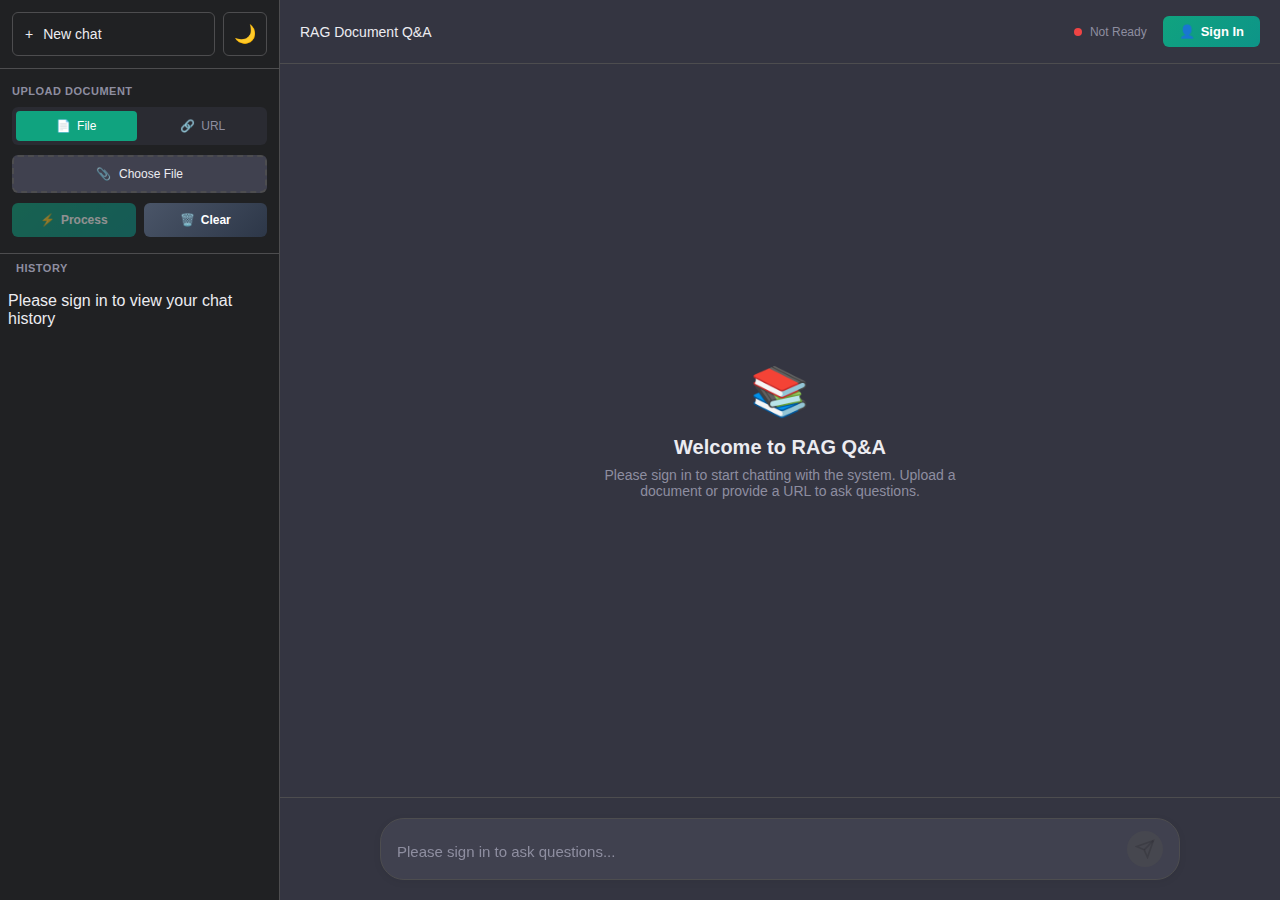
<file: index.html>
<!DOCTYPE html>
<html lang="en">
<head>
    <meta charset="UTF-8">
    <meta name="viewport" content="width=device-width, initial-scale=1.0">
    <title>RAG Document Q&A</title>
    <link rel="stylesheet" href="index.css">
</head>
<body>
    <div class="container">
        <!-- Sidebar -->
        <div class="sidebar">
            <div class="sidebar-header">
                <button class="new-chat-btn" onclick="createNewChat()">
                    <span>+</span>
                    <span>New chat</span>
                </button>
                <button class="theme-toggle" onclick="toggleTheme()" title="Toggle theme">
                    🌙
                </button>
            </div>

            <!-- Upload Section -->
            <div class="upload-section">
                <div class="section-title">Upload Document</div>
                
                <div class="input-method-tabs">
                    <button class="input-tab active" data-method="file" onclick="switchInputMethod('file')">
                        <span>📄</span>
                        <span>File</span>
                    </button>
                    <button class="input-tab" data-method="url" onclick="switchInputMethod('url')">
                        <span>🔗</span>
                        <span>URL</span>
                    </button>
                </div>

                <div class="input-content active" id="fileContent">
                    <div class="file-input-wrapper">
                        <input type="file" id="fileInput" accept=".docx,.txt,.pdf">
                        <label for="fileInput" class="file-label" id="fileLabel">
                            <span>📎</span>
                            <span>Choose File</span>
                        </label>
                    </div>
                </div>

                <div class="input-content" id="urlContent">
                    <input type="text" class="url-input" id="urlInput" placeholder="Enter document URL...">
                </div>

                <div class="action-buttons">
                    <button class="btn-modern btn-process" id="processBtn">
                        <span>⚡</span>
                        <span>Process</span>
                    </button>
                    <button class="btn-modern btn-clear" id="resetBtn">
                        <span>🗑️</span>
                        <span>Clear</span>
                    </button>
                </div>
            </div>

            <!-- Chat History -->
            <div class="chat-history-section">
                <div style="padding: 0 8px 8px 8px;">
                    <div class="section-title">History</div>
                </div>
                <div id="chatHistory">
                    <div class="no-sessions">Please sign in to view your chat history</div>
                </div>
            </div>
        </div>

        <!-- Main Chat Area -->
        <div class="main-area">
            <div class="chat-header">
                <div class="chat-title">RAG Document Q&A</div>
                <div class="header-right">
                    <div class="status-indicator">
                        <span class="status-dot" id="statusDot"></span>
                        <span id="systemStatus">Not Ready</span>
                    </div>
                    <div id="authSection">
                        <button class="signin-btn" onclick="openAuthModal()">
                            <span>👤</span>
                            <span>Sign In</span>
                        </button>
                    </div>
                </div>
            </div>

            <div class="messages" id="messages">
                <div class="empty-state">
                    <div class="empty-state-icon">📚</div>
                    <div class="empty-state-title">Welcome to RAG Q&A</div>
                    <div class="empty-state-text">
                        Please sign in to start chatting with the system. Upload a document or provide a URL to ask questions.
                    </div>
                </div>
            </div>

            <div class="input-area-container">
                <div class="input-wrapper">
                    <div class="input-area">
                        <textarea 
                            class="query-input" 
                            id="queryInput" 
                            placeholder="Please sign in to ask questions..." 
                            rows="1"
                            disabled
                        ></textarea>
                        <button class="send-btn" id="sendBtn" disabled>
                            <svg width="20" height="20" viewBox="0 0 24 24" fill="none" stroke="currentColor" stroke-width="2">
                                <line x1="22" y1="2" x2="11" y2="13"></line>
                                <polygon points="22 2 15 22 11 13 2 9 22 2"></polygon>
                            </svg>
                        </button>
                    </div>
                </div>
            </div>
        </div>
    </div>

    <!-- Auth Modal -->
    <div class="auth-modal" id="authModal">
        <div class="auth-modal-content">
            <!-- Background Particles -->
            <div class="modal-particles">
                <div class="particle"></div>
                <div class="particle"></div>
                <div class="particle"></div>
            </div>
            
            <div class="auth-modal-header">
                <button class="auth-modal-close" onclick="closeAuthModal()">×</button>
                <div class="auth-logo">📚</div>
                <h1 class="auth-title">Welcome to RAG Q&A</h1>
                <p class="auth-subtitle">Sign in or create an account to continue</p>
            </div>
            <div class="auth-modal-body">
                <!-- Form Tabs -->
                <div class="form-tabs">
                    <button class="form-tab active" data-form="signin" onclick="switchAuthForm('signin')">
                        Sign In
                    </button>
                    <button class="form-tab" data-form="signup" onclick="switchAuthForm('signup')">
                        Sign Up
                    </button>
                </div>

                <!-- Sign In Form -->
                <div class="form-content active" id="signinForm">
                    <form onsubmit="handleSignIn(event)">
                        <div class="form-group">
                            <label class="form-label">Username</label>
                            <input 
                                type="text" 
                                class="form-input" 
                                id="signinUsername"
                                placeholder="Enter your username"
                                required
                            >
                        </div>

                        <div class="form-group">
                            <label class="form-label">Password</label>
                            <div class="password-wrapper">
                                <input 
                                    type="password" 
                                    class="form-input" 
                                    id="signinPassword"
                                    placeholder="Enter your password"
                                    required
                                >
                                <button type="button" class="password-toggle" onclick="togglePassword('signinPassword')">
                                    👁️
                                </button>
                            </div>
                            <div class="error-message" id="signinError"></div>
                        </div>

                        <button type="submit" class="submit-btn" id="signinBtn">
                            <span>Sign In</span>
                        </button>
                    </form>
                </div>

                <!-- Sign Up Form -->
                <div class="form-content" id="signupForm">
                    <form onsubmit="handleSignUp(event)">
                        <div class="form-group">
                            <label class="form-label">Username</label>
                            <input 
                                type="text" 
                                class="form-input" 
                                id="signupUsername"
                                placeholder="Choose a username"
                                required
                                minlength="3"
                            >
                            <div class="error-message" id="usernameError"></div>
                        </div>

                        <div class="form-group">
                            <label class="form-label">Password</label>
                            <div class="password-wrapper">
                                <input 
                                    type="password" 
                                    class="form-input" 
                                    id="signupPassword"
                                    placeholder="Create a password"
                                    required
                                    minlength="6"
                                    oninput="checkPasswordStrength()"
                                >
                                <button type="button" class="password-toggle" onclick="togglePassword('signupPassword')">
                                    👁️
                                </button>
                            </div>
                            <div class="password-strength" id="passwordStrength">
                                <div class="strength-bar">
                                    <div class="strength-fill" id="strengthFill"></div>
                                </div>
                                <div class="strength-text" id="strengthText"></div>
                            </div>
                        </div>

                        <div class="form-group">
                            <label class="form-label">Confirm Password</label>
                            <div class="password-wrapper">
                                <input 
                                    type="password" 
                                    class="form-input" 
                                    id="confirmPassword"
                                    placeholder="Confirm your password"
                                    required
                                >
                                <button type="button" class="password-toggle" onclick="togglePassword('confirmPassword')">
                                    👁️
                                </button>
                            </div>
                            <div class="error-message" id="confirmError"></div>
                        </div>

                        <button type="submit" class="submit-btn" id="signupBtn">
                            <span>Create Account</span>
                        </button>
                    </form>
                </div>
            </div>
        </div>
    </div>

    <!-- Confirm Delete Modal -->
    <div class="confirm-modal" id="confirmDeleteModal">
        <div class="confirm-modal-content">
            <div class="confirm-modal-title">Delete Chat Session?</div>
            <div class="confirm-modal-text">
                This will permanently delete this chat session and all its messages. This action cannot be undone.
            </div>
            <div class="confirm-modal-buttons">
                <button class="confirm-btn confirm-btn-cancel" onclick="closeConfirmDelete()">
                    Cancel
                </button>
                <button class="confirm-btn confirm-btn-delete" id="confirmDeleteBtn" onclick="confirmDeleteSession()">
                    Delete
                </button>
            </div>
        </div>
    </div>

    <!-- Success Message -->
    <div class="success-message" id="successMessage">
        <span>✓</span>
        <span id="successText"></span>
    </div>

    <div class="status-message" id="statusMessage"></div>
    <div class="loading-overlay" id="loadingOverlay">
        <div class="loading-spinner"></div>
    </div>

    <script>
        const API_BASE = 'http://localhost:5000/api';
        let currentSessionId = null;
        let currentInputMethod = 'file';
        let currentUser = null;
        let currentAuthForm = 'signin';
        let sessionToDelete = null;

        // =============================
        // DELETE SESSION FUNCTIONS
        // =============================
        function showDeleteConfirm(sessionId, event) {
            event.stopPropagation();
            sessionToDelete = sessionId;
            document.getElementById('confirmDeleteModal').classList.add('show');
        }

        function closeConfirmDelete() {
            document.getElementById('confirmDeleteModal').classList.remove('show');
            sessionToDelete = null;
        }

        async function confirmDeleteSession() {
            if (!sessionToDelete || !currentUser?.token) return;

            const deleteBtn = document.getElementById('confirmDeleteBtn');
            deleteBtn.disabled = true;
            deleteBtn.textContent = 'Deleting...';

            try {
                const response = await fetch(`${API_BASE}/sessions/${sessionToDelete}`, {
                    method: 'DELETE',
                    headers: {
                        'Authorization': currentUser.token
                    }
                });

                const data = await response.json();

                if (data.status === 'success') {
                    showStatus('Session deleted successfully', 'success');
                    
                    // If deleted session was the current one, reset UI
                    if (sessionToDelete === currentSessionId) {
                        resetUI();
                        messages.innerHTML = `
                            <div class="empty-state">
                                <div class="empty-state-icon">📚</div>
                                <div class="empty-state-title">Welcome to RAG Q&A</div>
                                <div class="empty-state-text">
                                    Upload a document or provide a URL to ask questions.
                                </div>
                            </div>
                        `;
                    }
                    
                    // Reload sessions list
                    await loadSessions();
                    closeConfirmDelete();
                } else {
                    showStatus(data.message || 'Failed to delete session', 'error');
                }
            } catch (error) {
                console.error('Delete session error:', error);
                showStatus('Error deleting session', 'error');
            } finally {
                deleteBtn.disabled = false;
                deleteBtn.textContent = 'Delete';
            }
        }

        // Helper function to extract clean name from source
        function getSessionDisplayName(source) {
            if (!source) return 'Chat Session';
            
            // If it's a URL
            if (source.startsWith('http://') || source.startsWith('https://')) {
                try {
                    const url = new URL(source);
                    // Get the last part of the path or use hostname
                    let name = url.pathname.split('/').filter(Boolean).pop() || url.hostname;
                    // Remove file extensions
                    name = name.replace(/\.(pdf|docx|txt|html|htm)$/i, '');
                    // Replace hyphens and underscores with spaces
                    name = name.replace(/[-_]/g, ' ');
                    // Capitalize first letter of each word
                    name = name.split(' ').map(word => 
                        word.charAt(0).toUpperCase() + word.slice(1).toLowerCase()
                    ).join(' ');
                    return name || 'Web Document';
                } catch (e) {
                    return 'Web Document';
                }
            }
            
            // If it's a file path
            let fileName = source.split(/[\/\\]/).pop(); // Get last part after / or \
            // Remove UUID prefix if exists (format: uuid_filename)
            fileName = fileName.replace(/^[a-f0-9\-]{36}_/i, '');
            // Remove file extension
            fileName = fileName.replace(/\.(pdf|docx|txt)$/i, '');
            // Replace hyphens and underscores with spaces
            fileName = fileName.replace(/[-_]/g, ' ');
            // Capitalize first letter of each word
            fileName = fileName.split(' ').map(word => 
                word.charAt(0).toUpperCase() + word.slice(1).toLowerCase()
            ).join(' ');
            
            return fileName || 'Document';
        }

        // Close modal when clicking outside
        document.getElementById('confirmDeleteModal').addEventListener('click', function(e) {
            if (e.target === this) {
                closeConfirmDelete();
            }
        });

        // =============================
        // CHECK AUTH
        // =============================
        async function checkAuth() {
            const savedUser = localStorage.getItem("ragUser");
            if (!savedUser) {
                currentUser = null;
                updateAuthUI();
                return;
            }

            const parsedUser = JSON.parse(savedUser);
            try {
                const res = await fetch(`${API_BASE}/verify-token`, {
                    method: "POST",
                    headers: { "Content-Type": "application/json" },
                    body: JSON.stringify({ auth_token: parsedUser.token })
                });

                const data = await res.json();

                if (data.status === "success") {
                    currentUser = parsedUser;
                    await loadSessions();
                } else {
                    localStorage.removeItem("ragUser");
                    currentUser = null;
                }
            } catch (err) {
                console.error("Auth check failed:", err);
                localStorage.removeItem("ragUser");
                currentUser = null;
            }
            updateAuthUI();
        }

        // Auth Modal Functions
        function openAuthModal() {
            console.log('Opening auth modal...');
            document.getElementById('authModal').classList.add('show');
            switchAuthForm('signin');
            clearAuthErrors();
        }

        function closeAuthModal() {
            document.getElementById('authModal').classList.remove('show');
            clearAuthErrors();
            resetAuthForms();
        }

        function switchAuthForm(formType) {
            currentAuthForm = formType;

            document.querySelectorAll('.form-tab').forEach(tab => {
                tab.classList.remove('active');
            });
            document.querySelector(`[data-form="${formType}"]`).classList.add('active');

            document.querySelectorAll('.form-content').forEach(content => {
                content.classList.remove('active');
            });
            document.getElementById(`${formType}Form`).classList.add('active');

            clearAuthErrors();
        }

        function togglePassword(inputId) {
            const input = document.getElementById(inputId);
            const btn = input.parentElement.querySelector('.password-toggle');
            
            if (input.type === 'password') {
                input.type = 'text';
                btn.textContent = '👁️';
            } else {
                input.type = 'password';
                btn.textContent = '🙈';
            }
        }

        function checkPasswordStrength() {
            const password = document.getElementById('signupPassword').value;
            const strengthDiv = document.getElementById('passwordStrength');
            const strengthFill = document.getElementById('strengthFill');
            const strengthText = document.getElementById('strengthText');

            if (password.length === 0) {
                strengthDiv.classList.remove('show');
                return;
            }

            strengthDiv.classList.add('show');

            let strength = 0;
            if (password.length >= 6) strength++;
            if (password.length >= 10) strength++;
            if (/[a-z]/.test(password) && /[A-Z]/.test(password)) strength++;
            if (/[0-9]/.test(password)) strength++;
            if (/[^a-zA-Z0-9]/.test(password)) strength++;

            strengthFill.className = 'strength-fill';
            
            if (strength <= 2) {
                strengthFill.classList.add('weak');
                strengthText.textContent = 'Weak password';
            } else if (strength <= 3) {
                strengthFill.classList.add('medium');
                strengthText.textContent = 'Medium password';
            } else {
                strengthFill.classList.add('strong');
                strengthText.textContent = 'Strong password';
            }
        }

        function clearAuthErrors() {
            document.querySelectorAll('.error-message').forEach(el => {
                el.classList.remove('show');
                el.textContent = '';
            });
        }

        function showAuthError(elementId, message) {
            const errorEl = document.getElementById(elementId);
            errorEl.textContent = message;
            errorEl.classList.add('show');
        }

        function resetAuthForms() {
            document.getElementById('signinUsername').value = '';
            document.getElementById('signinPassword').value = '';
            document.getElementById('signupUsername').value = '';
            document.getElementById('signupPassword').value = '';
            document.getElementById('confirmPassword').value = '';
            document.getElementById('passwordStrength').classList.remove('show');
        }

        // Handle Sign In
        async function handleSignIn(event) {
            event.preventDefault();
            clearAuthErrors();

            const username = document.getElementById('signinUsername').value.trim();
            const password = document.getElementById('signinPassword').value;
            const btn = document.getElementById('signinBtn');

            if (!username || !password) {
                showAuthError('signinError', 'Please fill in all fields');
                return;
            }

            btn.disabled = true;
            btn.innerHTML = '<span class="spinner"></span>';

            try {
                const response = await fetch(`${API_BASE}/signin`, {
                    method: 'POST',
                    headers: { 'Content-Type': 'application/json' },
                    body: JSON.stringify({ username, password })
                });

                const data = await response.json();

                if (data.status === 'success') {
                    const user = { 
                        username: data.user.username,
                        token: data.user.token 
                    };
                    localStorage.setItem('ragUser', JSON.stringify(user));
                    currentUser = user;
                    
                    updateAuthUI();
                    closeAuthModal();
                    showStatus('Signed in successfully!', 'success');
                    await loadSessions();
                } else {
                    showAuthError('signinError', data.message || 'Sign in failed');
                }
            } catch (error) {
                showAuthError('signinError', 'Network error. Please try again.');
                console.error('Sign in error:', error);
            } finally {
                btn.disabled = false;
                btn.innerHTML = '<span>Sign In</span>';
            }
        }

        // Handle Sign Up
        async function handleSignUp(event) {
            event.preventDefault();
            clearAuthErrors();

            const username = document.getElementById('signupUsername').value.trim();
            const password = document.getElementById('signupPassword').value;
            const confirmPassword = document.getElementById('confirmPassword').value;
            const btn = document.getElementById('signupBtn');

            if (username.length < 3) {
                showAuthError('usernameError', 'Username must be at least 3 characters long.');
                return;
            }

            if (password.length < 6) {
                showAuthError('confirmError', 'Password must be at least 6 characters long.');
                return;
            }

            if (password !== confirmPassword) {
                showAuthError('confirmError', 'Passwords do not match.');
                return;
            }

            btn.disabled = true;
            btn.innerHTML = '<span class="spinner"></span>';

            try {
                const response = await fetch(`${API_BASE}/signup`, {
                    method: 'POST',
                    headers: { 'Content-Type': 'application/json' },
                    body: JSON.stringify({ username, password })
                });

                const data = await response.json();

                if (data.status === 'success') {
                    const user = { 
                        username: data.user.username,
                        token: data.user.token 
                    };
                    localStorage.setItem('ragUser', JSON.stringify(user));
                    currentUser = user;
                    
                    updateAuthUI();
                    closeAuthModal();
                    showStatus('Account created successfully!', 'success');
                    await loadSessions();
                } else {
                    showAuthError('usernameError', data.message || 'Sign up failed');
                }
            } catch (error) {
                showAuthError('usernameError', 'Network error. Please try again.');
                console.error('Sign up error:', error);
            } finally {
                btn.disabled = false;
                btn.innerHTML = '<span>Create Account</span>';
            }
        }

        document.getElementById('authModal').addEventListener('click', function(e) {
            if (e.target === this) {
                closeAuthModal();
            }
        });

        document.addEventListener('keydown', function(e) {
            if (e.key === 'Escape') {
                if (document.getElementById('authModal').classList.contains('show')) {
                    closeAuthModal();
                }
                if (document.getElementById('confirmDeleteModal').classList.contains('show')) {
                    closeConfirmDelete();
                }
            }
        });

        function updateAuthUI() {
            const authSection = document.getElementById('authSection');
            const queryInput = document.getElementById('queryInput');
            const processBtn = document.getElementById('processBtn');

            if (currentUser) {
                authSection.innerHTML = `
                    <div class="user-info">
                        <div class="user-avatar">👤</div>
                        <span>${currentUser.username}</span>
                        <button class="logout-btn" onclick="logout()">Logout</button>
                    </div>
                `;
                queryInput.placeholder = "Ask a question about your document...";
                processBtn.disabled = false;
            } else {
                authSection.innerHTML = `
                    <button class="signin-btn" onclick="openAuthModal()">
                        <span>👤</span>
                        <span>Sign In</span>
                    </button>
                `;
                queryInput.placeholder = "Please sign in to ask questions...";
                processBtn.disabled = true;
                
                document.getElementById('chatHistory').innerHTML = '<div class="no-sessions">Please sign in to view your chat history</div>';
                resetUI();
            }
        }

        async function logout() {
            try {
                if (currentUser && currentUser.token) {
                    await fetch(`${API_BASE}/logout`, {
                        method: 'POST',
                        headers: { 'Content-Type': 'application/json' },
                        body: JSON.stringify({ auth_token: currentUser.token })
                    });
                }
            } catch (error) {
                console.error('Logout error:', error);
            } finally {
                localStorage.removeItem('ragUser');
                currentUser = null;
                updateAuthUI();
                showStatus('Logged out successfully', 'success');
                
                resetUI();
                
                messages.innerHTML = `
                    <div class="empty-state">
                        <div class="empty-state-icon">📚</div>
                        <div class="empty-state-title">Welcome to RAG Q&A</div>
                        <div class="empty-state-text">
                            Please sign in to start chatting with the system. Upload a document or provide a URL to ask questions.
                        </div>
                    </div>
                `;
            }
        }

        window.addEventListener('storage', (e) => {
            if (e.key === 'ragUser') {
                checkAuth();
            }
        });

        // =============================
        // CHAT HISTORY & SESSIONS
        // =============================
        async function loadSessions() {
            if (!currentUser?.token) {
                document.getElementById('chatHistory').innerHTML = '<div class="no-sessions">Please sign in to view your chat history</div>';
                return;
            }

            try {
                const res = await fetch(`${API_BASE}/sessions`, {
                    headers: { Authorization: currentUser.token },
                });
                const data = await res.json();
                
                if (data.status === "success" && Array.isArray(data.sessions)) {
                    renderSessions(data.sessions);
                } else {
                    document.getElementById('chatHistory').innerHTML = '<div class="no-sessions">No chat sessions yet</div>';
                }
            } catch (error) {
                console.error("Failed to load sessions:", error);
                document.getElementById('chatHistory').innerHTML = '<div class="no-sessions">Error loading sessions</div>';
            }
        }

        function renderSessions(sessions) {
            const chatHistory = document.getElementById('chatHistory');
            
            if (sessions.length === 0) {
                chatHistory.innerHTML = '<div class="no-sessions">No chat sessions yet</div>';
                return;
            }

            chatHistory.innerHTML = sessions.map((session, index) => {
                const displayName = getSessionDisplayName(session.document_source);
                const isActive = session.session_id === currentSessionId;
                
                return `
                    <div class="session-item ${isActive ? 'active' : ''}" 
                         onclick="loadSessionHistory('${session.session_id}')">
                        <div class="session-icon">${isActive ? '💬' : '📄'}</div>
                        <div class="session-info">
                            <div class="session-name">${displayName}</div>
                            <div class="session-date">${new Date(session.created_at).toLocaleDateString('en-US', { month: 'short', day: 'numeric', year: 'numeric' })}</div>
                        </div>
                        <button class="delete-session-btn" onclick="showDeleteConfirm('${session.session_id}', event)" title="Delete session">
                            🗑️
                        </button>
                    </div>
                    ${index < sessions.length - 1 ? '<div class="session-divider"></div>' : ''}
                `;
            }).join('');
        }

        async function loadSessionHistory(sessionId) {
            if (!currentUser?.token) {
                showStatus("Please sign in to load session", "error");
                return;
            }

            // Add loading state to clicked session
            const clickedSession = document.querySelector(`[onclick="loadSessionHistory('${sessionId}')"]`);
            if (clickedSession) {
                clickedSession.classList.add('loading');
            }

            try {
                showLoading();
                
                const res = await fetch(`${API_BASE}/sessions/${sessionId}`, {
                    headers: { Authorization: currentUser.token },
                });
                const data = await res.json();
                
                if (data.status === "success") {
                    currentSessionId = sessionId;
                    
                    // Update active session in sidebar with smooth transition
                    document.querySelectorAll('.session-item').forEach(item => {
                        item.classList.remove('active', 'loading');
                    });
                    if (clickedSession) {
                        clickedSession.classList.add('active');
                    }
                    
                    // Clear and reload messages with fade effect
                    const messagesDiv = document.getElementById('messages');
                    messagesDiv.style.opacity = '0';
                    
                    setTimeout(() => {
                        messagesDiv.innerHTML = '';
                        
                        if (Array.isArray(data.history) && data.history.length > 0) {
                            data.history.forEach((msg, index) => {
                                setTimeout(() => {
                                    addMessage(msg.message_type, msg.content);
                                }, index * 50); // Stagger message appearance
                            });
                        } else {
                            messagesDiv.innerHTML = `
                                <div class="empty-state">
                                    <div class="empty-state-icon">💬</div>
                                    <div class="empty-state-title">Chat Session</div>
                                    <div class="empty-state-text">
                                        Start a conversation by asking questions about your document.
                                    </div>
                                </div>
                            `;
                        }
                        
                        messagesDiv.style.opacity = '1';
                    }, 200);
                    
                    // Enable query input
                    systemStatus.textContent = 'Ready';
                    statusDot.classList.add('ready');
                    queryInput.disabled = false;
                    sendBtn.disabled = false;
                    queryInput.placeholder = "Ask a question about your document...";
                    
                    showStatus('Session loaded successfully', 'success');
                }
            } catch (error) {
                console.error("Failed to load session history:", error);
                showStatus('Failed to load session', 'error');
                if (clickedSession) {
                    clickedSession.classList.remove('loading');
                }
            } finally {
                hideLoading();
            }
        }

        function switchInputMethod(method) {
            currentInputMethod = method;
            document.querySelectorAll('.input-tab').forEach(tab => {
                tab.classList.remove('active');
            });
            document.querySelector(`[data-method="${method}"]`).classList.add('active');
            
            document.querySelectorAll('.input-content').forEach(content => {
                content.classList.remove('active');
            });
            document.getElementById(`${method}Content`).classList.add('active');
            
            if (method === 'file') {
                document.getElementById('urlInput').value = '';
            } else {
                document.getElementById('fileInput').value = '';
                document.getElementById('fileLabel').innerHTML = '<span>📎</span><span>Choose File</span>';
                document.getElementById('fileLabel').classList.remove('active');
            }
        }

        function toggleTheme() {
            const html = document.documentElement;
            const themeToggle = document.querySelector('.theme-toggle');
            const currentTheme = html.getAttribute('data-theme');
            
            if (currentTheme === 'light') {
                html.setAttribute('data-theme', 'dark');
                themeToggle.textContent = '🌙';
                localStorage.setItem('theme', 'dark');
            } else {
                html.setAttribute('data-theme', 'light');
                themeToggle.textContent = '☀️';
                localStorage.setItem('theme', 'light');
            }
        }

        function loadTheme() {
            const savedTheme = localStorage.getItem('theme') || 'dark';
            const themeToggle = document.querySelector('.theme-toggle');
            
            if (savedTheme === 'light') {
                document.documentElement.setAttribute('data-theme', 'light');
                themeToggle.textContent = '☀️';
            } else {
                document.documentElement.setAttribute('data-theme', 'dark');
                themeToggle.textContent = '🌙';
            }
        }

        function showLoading() {
            document.getElementById('loadingOverlay').classList.add('show');
        }

        function hideLoading() {
            document.getElementById('loadingOverlay').classList.remove('show');
        }

        function showStatus(message, type) {
            const statusMessage = document.getElementById('statusMessage');
            statusMessage.textContent = message;
            statusMessage.className = `status-message show ${type}`;
            
            setTimeout(() => {
                statusMessage.classList.remove('show');
            }, 4000);
        }

        function resetUI() {
            fileInput.value = '';
            urlInput.value = '';
            fileLabel.innerHTML = '<span>📎</span><span>Choose File</span>';
            fileLabel.classList.remove('active');
            systemStatus.textContent = 'Not Ready';
            statusDot.classList.remove('ready');
            queryInput.disabled = true;
            sendBtn.disabled = true;
            queryInput.placeholder = "Please sign in to ask questions...";
            currentSessionId = null;
            
            document.querySelectorAll('.session-item').forEach(item => {
                item.classList.remove('active');
            });
        }

        // New function for creating a fresh chat
        function createNewChat() {
            if (!currentUser) {
                showStatus("Please sign in first!", "error");
                return;
            }

            // Smooth transition effect
            const messagesDiv = document.getElementById('messages');
            messagesDiv.style.opacity = '0';
            
            setTimeout(() => {
                resetUI();
                
                // Clear messages and show welcome screen
                messagesDiv.innerHTML = `
                    <div class="empty-state">
                        <div class="empty-state-icon">📚</div>
                        <div class="empty-state-title">Start a New Conversation</div>
                        <div class="empty-state-text">
                            Upload a document or provide a URL to begin asking questions.
                        </div>
                    </div>
                `;
                
                messagesDiv.style.opacity = '1';
                
                // Update placeholder
                queryInput.placeholder = "Upload a document to start chatting...";
                
                showStatus('Ready for new conversation', 'success');
            }, 200);
        }

        window.addEventListener('load', () => {
            console.log('Page loaded, initializing...');
            loadTheme();
            checkAuth();
        });

        const fileInput = document.getElementById('fileInput');
        const fileLabel = document.getElementById('fileLabel');
        const urlInput = document.getElementById('urlInput');
        const processBtn = document.getElementById('processBtn');
        const resetBtn = document.getElementById('resetBtn');
        const queryInput = document.getElementById('queryInput');
        const sendBtn = document.getElementById('sendBtn');
        const messages = document.getElementById('messages');
        const systemStatus = document.getElementById('systemStatus');
        const statusDot = document.getElementById('statusDot');
        const chatHistory = document.getElementById('chatHistory');
        const loadingOverlay = document.getElementById('loadingOverlay');
        const statusMessage = document.getElementById('statusMessage');

        fileInput.addEventListener('change', (e) => {
            if (e.target.files.length > 0) {
                const fileName = e.target.files[0].name;
                fileLabel.innerHTML = `<span>✓</span><span>${fileName.length > 15 ? fileName.substring(0, 15) + '...' : fileName}</span>`;
                fileLabel.classList.add('active');
            }
        });

        queryInput.addEventListener('input', function() {
            this.style.height = 'auto';
            this.style.height = Math.min(this.scrollHeight, 200) + 'px';
        });

        async function initializeSystem() {
            if (!currentUser?.token) {
                showStatus("Please sign in first!", "error");
                return;
            }

            try {
                const response = await fetch(`${API_BASE}/initialize`, {
                    method: 'POST',
                    headers: {
                        'Content-Type': 'application/json',
                        'Authorization': currentUser.token
                    }
                });
                
                const data = await response.json();
                
                if (data.status === 'success') {
                    systemStatus.textContent = 'Ready';
                    statusDot.classList.add('ready');
                    queryInput.disabled = false;
                    sendBtn.disabled = false;
                    
                    if (messages.children.length === 0) {
                        addMessage('bot', 'System ready! You can now ask questions about your document.');
                    }
                    showStatus(data.message, 'success');
                } else {
                    showStatus(data.message, 'error');
                }
            } catch (error) {
                showStatus(`Initialization error: ${error.message}`, 'error');
            }
        }

        processBtn.addEventListener("click", async () => {
            const file = fileInput.files[0];
            const url = urlInput.value.trim();

            if (!currentUser?.token) {
                showStatus("Please sign in first!", "error");
                return;
            }

            if (currentInputMethod === "file" && !file) {
                showStatus("Please select a file", "error");
                return;
            }

            if (currentInputMethod === "url" && !url) {
                showStatus("Please enter a URL", "error");
                return;
            }

            processBtn.disabled = true;
            processBtn.innerHTML = "<span>⏳</span><span>Processing...</span>";
            showStatus('Processing document...', 'info');
            showLoading();

            try {
                let response;
                if (currentInputMethod === "file") {
                    const formData = new FormData();
                    formData.append("file", file);
                    response = await fetch(`${API_BASE}/process-file`, {
                        method: "POST",
                        headers: { Authorization: currentUser.token },
                        body: formData,
                    });
                } else {
                    response = await fetch(`${API_BASE}/process-url`, {
                        method: "POST",
                        headers: {
                            "Content-Type": "application/json",
                            Authorization: currentUser.token,
                        },
                        body: JSON.stringify({ url }),
                    });
                }

                const data = await response.json();
                if (data.status === "success") {
                    showStatus(data.message, "success");
                    currentSessionId = data.session_id;
                    
                    await initializeSystem();
                    await loadSessions();
                } else {
                    showStatus(data.message, "error");
                }
            } catch (error) {
                showStatus("Error: " + error.message, "error");
            } finally {
                hideLoading();
                processBtn.disabled = false;
                processBtn.innerHTML = "<span>⚡</span><span>Process</span>";
            }
        });

        resetBtn.addEventListener('click', async () => {
            if (!confirm('Clear all data?')) return;

            try {
                showLoading();
                const response = await fetch(`${API_BASE}/reset`, {
                    method: 'POST',
                    headers: {
                        'Content-Type': 'application/json',
                        'Authorization': currentUser?.token || ''
                    }
                });
                
                const data = await response.json();
                
                if (data.status === 'success') {
                    resetUI();
                    showStatus(data.message, 'success');
                    await loadSessions();
                }
            } catch (error) {
                showStatus(`Error: ${error.message}`, 'error');
            } finally {
                hideLoading();
            }
        });

        sendBtn.addEventListener('click', sendQuery);
        queryInput.addEventListener('keypress', (e) => {
            if (e.key === 'Enter' && !e.shiftKey && !sendBtn.disabled) {
                e.preventDefault();
                sendQuery();
            }
        });

        async function sendQuery() {
            const query = queryInput.value.trim();
            if (!query || !currentUser?.token) {
                showStatus("Please sign in first!", "error");
                return;
            }

            if (!currentSessionId) {
                showStatus("Please process a document first!", "error");
                return;
            }

            addMessage('user', query);
            queryInput.value = '';
            queryInput.style.height = 'auto';
            sendBtn.disabled = true;
            queryInput.disabled = true;

            const loadingDiv = document.createElement('div');
            loadingDiv.className = 'message bot';
            loadingDiv.innerHTML = `
                <div class="message-avatar">🤖</div>
                <div class="loading">
                    <div class="loading-dot"></div>
                    <div class="loading-dot"></div>
                    <div class="loading-dot"></div>
                </div>
            `;
            messages.appendChild(loadingDiv);
            messages.scrollTop = messages.scrollHeight;

            try {
                const response = await fetch(`${API_BASE}/query`, {
                    method: "POST",
                    headers: {
                        "Content-Type": "application/json",
                        Authorization: currentUser.token,
                    },
                    body: JSON.stringify({ 
                        question: query, 
                        session_id: currentSessionId 
                    }),
                });

                const data = await response.json();
                loadingDiv.remove();

                if (data.status === "success") {
                    addMessage("bot", data.answer);
                    if (data.session_id && data.session_id !== currentSessionId) {
                        currentSessionId = data.session_id;
                    }
                } else {
                    addMessage("bot", `Error: ${data.message}`);
                }
            } catch (err) {
                loadingDiv.remove();
                addMessage("bot", "Error: " + err.message);
            } finally {
                sendBtn.disabled = false;
                queryInput.disabled = false;
                queryInput.focus();
            }
        }

        function addMessage(type, content) {
            const messageDiv = document.createElement('div');
            messageDiv.className = `message ${type}`;
            
            const avatar = type === 'user' ? '👤' : '🤖';
            
            let formattedContent = content
                .replace(/^[\*\-] (.+)$/gm, '<li>$1</li>')
                .replace(/\*\*(.+?)\*\*/g, '<strong>$1</strong>')
                .replace(/\n/g, '<br>');
            
            if (formattedContent.includes('<li>')) {
                let parts = formattedContent.split('<br>');
                let result = [];
                let inList = false;
                
                for (let part of parts) {
                    if (part.includes('<li>')) {
                        if (!inList) {
                            result.push('<ul>');
                            inList = true;
                        }
                        result.push(part);
                    } else {
                        if (inList) {
                            result.push('</ul>');
                            inList = false;
                        }
                        if (part.trim()) {
                            result.push(part);
                        }
                    }
                }
                
                if (inList) {
                    result.push('</ul>');
                }
                
                formattedContent = result.join('');
            }
            
            messageDiv.innerHTML = `
                <div class="message-avatar">${avatar}</div>
                <div class="message-bubble">
                    <div class="message-content">${formattedContent}</div>
                </div>
            `;
            
            messages.appendChild(messageDiv);
            messages.scrollTop = messages.scrollHeight;
        }

        function showSuccessMessage(message) {
            const successMessage = document.getElementById('successMessage');
            const successText = document.getElementById('successText');
            
            successText.textContent = message;
            successMessage.classList.add('show');
            
            setTimeout(() => {
                successMessage.classList.remove('show');
            }, 3000);
        }
    </script>
</body>
</html>
</file>
<file: index.css>
* {
            margin: 0;
            padding: 0;
            box-sizing: border-box;
        }

        :root {
            --bg-primary: #343541;
            --bg-secondary: #202123;
            --bg-tertiary: #40414f;
            --bg-quaternary: #2a2b32;
            --border-color: #4d4d4f;
            --text-primary: #ececf1;
            --text-secondary: #8e8ea0;
            --accent-color: #10a37f;
            --accent-hover: #0d8c6d;
            --danger-color: #d1495b;
            --danger-hover: #b83d4d;
            --avatar-user: #5436da;
            --chunk-bg: #2d3748;
            --user-msg-bg: #5436da;
            --bot-msg-bg: #40414f;
        }

        [data-theme="light"] {
            --bg-primary: #ffffff;
            --bg-secondary: #f7f7f8;
            --bg-tertiary: #ffffff;
            --bg-quaternary: #ececf1;
            --border-color: #d9d9e3;
            --text-primary: #202123;
            --text-secondary: #6e6e80;
            --accent-color: #10a37f;
            --accent-hover: #0d8c6d;
            --danger-color: #d1495b;
            --danger-hover: #b83d4d;
            --avatar-user: #7c3aed;
            --chunk-bg: #f7f7f8;
            --user-msg-bg: #7c3aed;
            --bot-msg-bg: #f0f0f0;
        }

        body {
            font-family: -apple-system, BlinkMacSystemFont, 'Segoe UI', 'Roboto', 'Helvetica', 'Arial', sans-serif;
            background: var(--bg-primary);
            color: var(--text-primary);
            height: 100vh;
            overflow: hidden;
            transition: background-color 0.3s ease, color 0.3s ease;
            position: relative;
        }

        /* Animated Background */
        body::before {
            content: '';
            position: fixed;
            top: 0;
            left: 0;
            width: 100%;
            height: 100%;
            z-index: 0;
            pointer-events: none;
            opacity: 0.4;
            background: linear-gradient(45deg, 
                rgba(16, 163, 127, 0.1) 0%, 
                rgba(59, 130, 246, 0.1) 50%, 
                rgba(139, 92, 246, 0.1) 100%);
            background-size: 400% 400%;
            animation: gradientShift 15s ease infinite;
        }

        [data-theme="light"] body::before {
            opacity: 0.3;
            background: linear-gradient(45deg, 
                rgba(16, 163, 127, 0.08) 0%, 
                rgba(59, 130, 246, 0.08) 50%, 
                rgba(168, 85, 247, 0.08) 100%);
            background-size: 400% 400%;
            animation: gradientShift 18s ease infinite;
        }

        @keyframes gradientShift {
            0% { background-position: 0% 50%; }
            50% { background-position: 100% 50%; }
            100% { background-position: 0% 50%; }
        }

        .container {
            display: flex;
            height: 100vh;
            position: relative;
            z-index: 1;
        }

        /* Sidebar */
        .sidebar {
            width: 280px;
            background: var(--bg-secondary);
            display: flex;
            flex-direction: column;
            border-right: 1px solid var(--border-color);
            transition: background-color 0.3s ease;
        }

        .sidebar-header {
            padding: 12px;
            border-bottom: 1px solid var(--border-color);
            display: flex;
            gap: 8px;
        }

        .new-chat-btn {
            flex: 1;
            padding: 12px;
            background: transparent;
            border: 1px solid var(--border-color);
            color: var(--text-primary);
            border-radius: 6px;
            cursor: pointer;
            font-size: 14px;
            display: flex;
            align-items: center;
            gap: 10px;
            transition: all 0.2s;
        }

        .new-chat-btn:hover {
            background: var(--bg-quaternary);
        }

        .theme-toggle {
            width: 44px;
            height: 44px;
            background: transparent;
            border: 1px solid var(--border-color);
            color: var(--text-primary);
            border-radius: 6px;
            cursor: pointer;
            font-size: 18px;
            display: flex;
            align-items: center;
            justify-content: center;
            transition: all 0.3s ease;
        }

        .theme-toggle:hover {
            background: var(--bg-quaternary);
            transform: rotate(15deg);
        }

        /* Upload Section */
        .upload-section {
            padding: 16px 12px;
            border-bottom: 1px solid var(--border-color);
        }

        .section-title {
            font-size: 11px;
            font-weight: 600;
            color: var(--text-secondary);
            margin-bottom: 10px;
            text-transform: uppercase;
            letter-spacing: 0.5px;
        }

        .input-method-tabs {
            display: flex;
            gap: 6px;
            margin-bottom: 10px;
            background: var(--bg-quaternary);
            border-radius: 6px;
            padding: 4px;
        }

        .input-tab {
            flex: 1;
            padding: 8px 12px;
            background: transparent;
            border: none;
            color: var(--text-secondary);
            border-radius: 4px;
            cursor: pointer;
            font-size: 12px;
            font-weight: 500;
            transition: all 0.2s;
            display: flex;
            align-items: center;
            justify-content: center;
            gap: 6px;
        }

        .input-tab:hover {
            color: var(--text-primary);
        }

        .input-tab.active {
            background: var(--accent-color);
            color: white;
        }

        .input-content {
            display: none;
            margin-bottom: 10px;
        }

        .input-content.active {
            display: block;
            animation: fadeIn 0.3s;
        }

        .file-input-wrapper input[type="file"] {
            display: none;
        }

        .file-label {
            display: flex;
            align-items: center;
            justify-content: center;
            gap: 8px;
            padding: 10px 12px;
            background: var(--bg-tertiary);
            border: 2px dashed var(--border-color);
            border-radius: 6px;
            text-align: center;
            cursor: pointer;
            font-size: 12px;
            transition: all 0.2s;
            color: var(--text-primary);
        }

        .file-label:hover {
            border-color: var(--accent-color);
            background: var(--bg-quaternary);
        }

        .file-label.active {
            background: var(--accent-color);
            border-color: var(--accent-color);
            border-style: solid;
            color: white;
        }

        .url-input {
            width: 100%;
            padding: 10px 12px;
            background: var(--bg-tertiary);
            border: 1px solid var(--border-color);
            border-radius: 6px;
            font-size: 12px;
            color: var(--text-primary);
            transition: all 0.2s;
        }

        .url-input:focus {
            outline: none;
            border-color: var(--accent-color);
        }

        .url-input::placeholder {
            color: var(--text-secondary);
        }

        .action-buttons {
            display: flex;
            gap: 8px;
        }

        .btn-modern {
            flex: 1;
            padding: 10px;
            border: none;
            border-radius: 6px;
            font-size: 12px;
            font-weight: 600;
            cursor: pointer;
            transition: all 0.2s;
            display: flex;
            align-items: center;
            justify-content: center;
            gap: 6px;
            position: relative;
            overflow: hidden;
        }

        .btn-modern::before {
            content: '';
            position: absolute;
            top: 50%;
            left: 50%;
            width: 0;
            height: 0;
            border-radius: 50%;
            background: rgba(255, 255, 255, 0.2);
            transform: translate(-50%, -50%);
            transition: width 0.5s, height 0.5s;
        }

        .btn-modern:hover::before {
            width: 300px;
            height: 300px;
        }

        .btn-modern span {
            position: relative;
            z-index: 1;
        }

        .btn-process {
            background: linear-gradient(135deg, var(--accent-color), #0d9488);
            color: white;
        }

        .btn-process:hover:not(:disabled) {
            background: linear-gradient(135deg, var(--accent-hover), #0f766e);
            transform: translateY(-1px);
            box-shadow: 0 4px 12px rgba(16, 163, 127, 0.3);
        }

        .btn-clear {
            background: linear-gradient(135deg, #4a5568, #2d3748);
            color: white;
        }

        .btn-clear:hover:not(:disabled) {
            background: linear-gradient(135deg, #718096, #4a5568);
            transform: translateY(-1px);
        }

        .btn-modern:disabled {
            opacity: 0.5;
            cursor: not-allowed;
        }

        /* Chat History */
        .chat-history-section {
            flex: 1;
            overflow-y: auto;
            padding: 8px;
        }

        .chat-history-item {
            padding: 10px;
            margin-bottom: 4px;
            border-radius: 6px;
            cursor: pointer;
            transition: all 0.2s;
            font-size: 12px;
            position: relative;
            display: flex;
            justify-content: space-between;
            align-items: center;
            gap: 8px;
        }

        .chat-history-item:hover {
            background: var(--bg-quaternary);
        }

        .chat-history-item.active {
            background: var(--bg-primary);
        }

        .chat-history-content {
            flex: 1;
            min-width: 0;
        }

        .chat-history-source {
            font-weight: 500;
            margin-bottom: 4px;
            overflow: hidden;
            text-overflow: ellipsis;
            white-space: nowrap;
            color: var(--text-primary);
        }

        .chat-history-meta {
            font-size: 10px;
            color: var(--text-secondary);
        }

        .delete-btn {
            width: 24px;
            height: 24px;
            background: transparent;
            border: none;
            color: var(--text-secondary);
            border-radius: 4px;
            cursor: pointer;
            font-size: 14px;
            display: flex;
            align-items: center;
            justify-content: center;
            transition: all 0.2s;
            flex-shrink: 0;
            opacity: 0;
        }

        .chat-history-item:hover .delete-btn {
            opacity: 1;
        }

        .delete-btn:hover {
            background: var(--danger-color);
            color: white;
        }

        /* Main Chat Area */
        .main-area {
            flex: 1;
            display: flex;
            flex-direction: column;
            background: var(--bg-primary);
            transition: background-color 0.3s ease;
        }

        .chat-header {
            padding: 16px 20px;
            background: var(--bg-primary);
            border-bottom: 1px solid var(--border-color);
            display: flex;
            justify-content: space-between;
            align-items: center;
        }

        .chat-title {
            font-size: 14px;
            font-weight: 500;
        }

        .header-right {
            display: flex;
            align-items: center;
            gap: 16px;
        }

        .status-indicator {
            display: flex;
            align-items: center;
            gap: 8px;
            font-size: 12px;
            color: var(--text-secondary);
        }

        .status-dot {
            width: 8px;
            height: 8px;
            border-radius: 50%;
            background: #ef4444;
        }

        .status-dot.ready {
            background: var(--accent-color);
            animation: pulse 2s infinite;
        }

        @keyframes pulse {
            0%, 100% { opacity: 1; }
            50% { opacity: 0.5; }
        }

        /* Sign In Button */
        .signin-btn {
            padding: 8px 16px;
            background: linear-gradient(135deg, var(--accent-color), #0d9488);
            border: none;
            border-radius: 6px;
            color: white;
            font-size: 13px;
            font-weight: 600;
            cursor: pointer;
            transition: all 0.2s;
            display: flex;
            align-items: center;
            gap: 6px;
        }

        .signin-btn:hover {
            background: linear-gradient(135deg, var(--accent-hover), #0f766e);
            transform: translateY(-1px);
            box-shadow: 0 4px 12px rgba(16, 163, 127, 0.3);
        }

        .user-info {
            display: flex;
            align-items: center;
            gap: 10px;
            padding: 8px 12px;
            background: var(--bg-tertiary);
            border-radius: 6px;
            font-size: 13px;
        }

        .user-avatar {
            width: 28px;
            height: 28px;
            border-radius: 50%;
            background: var(--avatar-user);
            display: flex;
            align-items: center;
            justify-content: center;
            font-size: 14px;
        }

        .logout-btn {
            padding: 6px 10px;
            background: transparent;
            border: 1px solid var(--border-color);
            border-radius: 4px;
            color: var(--text-primary);
            font-size: 11px;
            cursor: pointer;
            transition: all 0.2s;
        }

        .logout-btn:hover {
            background: var(--danger-color);
            border-color: var(--danger-color);
            color: white;
        }

        /* Messages Area */
        .messages {
            flex: 1;
            overflow-y: auto;
            padding: 20px;
            display: flex;
            flex-direction: column;
        }

        .message {
            margin-bottom: 16px;
            display: flex;
            animation: fadeIn 0.3s;
        }

        .message.user {
            justify-content: flex-end;
        }

        .message.bot {
            justify-content: flex-start;
        }

        .message-bubble {
            max-width: 70%;
            padding: 12px 16px;
            border-radius: 16px;
            position: relative;
            word-wrap: break-word;
        }

        .message.user .message-bubble {
            background: var(--user-msg-bg);
            color: white;
            border-bottom-right-radius: 4px;
        }

        .message.bot .message-bubble {
            background: var(--bot-msg-bg);
            color: var(--text-primary);
            border-bottom-left-radius: 4px;
        }

        .message-avatar {
            width: 32px;
            height: 32px;
            border-radius: 50%;
            display: flex;
            align-items: center;
            justify-content: center;
            font-size: 16px;
            flex-shrink: 0;
            margin: 0 10px;
        }

        .message.user .message-avatar {
            background: var(--avatar-user);
            order: 2;
        }

        .message.bot .message-avatar {
            background: var(--accent-color);
            order: 1;
        }

        .message.user .message-bubble {
            order: 1;
        }

        .message.bot .message-bubble {
            order: 2;
        }

        .message-content {
            line-height: 1.6;
            font-size: 14px;
        }

        /* Input Area */
        .input-area-container {
            padding: 20px;
            background: var(--bg-primary);
            border-top: 1px solid var(--border-color);
        }

        .input-wrapper {
            max-width: 800px;
            margin: 0 auto;
            position: relative;
        }

        .input-area {
            display: flex;
            align-items: flex-end;
            gap: 12px;
            background: var(--bg-tertiary);
            border-radius: 24px;
            padding: 12px 16px;
            border: 1px solid var(--border-color);
            backdrop-filter: blur(10px);
            -webkit-backdrop-filter: blur(10px);
            box-shadow: 0 2px 8px rgba(0, 0, 0, 0.05);
        }

        .query-input {
            flex: 1;
            background: transparent;
            border: none;
            color: var(--text-primary);
            font-size: 15px;
            resize: none;
            max-height: 200px;
            min-height: 24px;
            outline: none;
            font-family: inherit;
        }

        .query-input::placeholder {
            color: var(--text-secondary);
        }

        .send-btn {
            width: 36px;
            height: 36px;
            background: var(--accent-color);
            border: none;
            border-radius: 50%;
            cursor: pointer;
            display: flex;
            align-items: center;
            justify-content: center;
            transition: all 0.2s;
            flex-shrink: 0;
        }

        .send-btn:hover:not(:disabled) {
            background: var(--accent-hover);
            transform: scale(1.05);
        }

        .send-btn:disabled {
            opacity: 0.5;
            cursor: not-allowed;
            background: var(--border-color);
        }

        /* Status Message */
        .status-message {
            position: fixed;
            bottom: 100px;
            left: 50%;
            transform: translateX(-50%);
            background: var(--chunk-bg);
            color: var(--text-primary);
            padding: 12px 20px;
            border-radius: 8px;
            box-shadow: 0 4px 12px rgba(0, 0, 0, 0.3);
            font-size: 13px;
            display: none;
            z-index: 1000;
            border: 1px solid var(--border-color);
        }

        .status-message.show {
            display: block;
            animation: slideUp 0.3s;
        }

        .status-message.error {
            background: #7f1d1d;
            border-color: #ef4444;
            color: white;
        }

        .status-message.success {
            background: #064e3b;
            border-color: var(--accent-color);
            color: white;
        }

        /* Loading */
        .loading {
            display: flex;
            gap: 4px;
            padding: 12px 16px;
        }

        .loading-dot {
            width: 8px;
            height: 8px;
            background: var(--text-secondary);
            border-radius: 50%;
            animation: bounce 1.4s infinite ease-in-out both;
        }

        .loading-dot:nth-child(1) {
            animation-delay: -0.32s;
        }

        .loading-dot:nth-child(2) {
            animation-delay: -0.16s;
        }

        .loading-overlay {
            position: fixed;
            top: 0;
            left: 0;
            right: 0;
            bottom: 0;
            background: rgba(0, 0, 0, 0.5);
            display: none;
            align-items: center;
            justify-content: center;
            z-index: 2000;
            backdrop-filter: blur(4px);
        }

        .loading-overlay.show {
            display: flex;
        }

        .loading-spinner {
            width: 60px;
            height: 60px;
            border: 4px solid var(--border-color);
            border-top: 4px solid var(--accent-color);
            border-radius: 50%;
            animation: spin 1s linear infinite;
        }

        @keyframes spin {
            0% { transform: rotate(0deg); }
            100% { transform: rotate(360deg); }
        }

        @keyframes bounce {
            0%, 80%, 100% {
                transform: scale(0);
            }
            40% {
                transform: scale(1);
            }
        }

        @keyframes fadeIn {
            from {
                opacity: 0;
                transform: translateY(10px);
            }
            to {
                opacity: 1;
                transform: translateY(0);
            }
        }

        @keyframes slideUp {
            from {
                transform: translate(-50%, 20px);
                opacity: 0;
            }
            to {
                transform: translate(-50%, 0);
                opacity: 1;
            }
        }

        /* Scrollbar */
        ::-webkit-scrollbar {
            width: 8px;
            height: 8px;
        }

        ::-webkit-scrollbar-track {
            background: var(--bg-quaternary);
        }

        ::-webkit-scrollbar-thumb {
            background: var(--border-color);
            border-radius: 4px;
        }

        ::-webkit-scrollbar-thumb:hover {
            background: var(--text-secondary);
        }

        /* Empty State */
        .empty-state {
            display: flex;
            flex-direction: column;
            align-items: center;
            justify-content: center;
            height: 100%;
            color: var(--text-secondary);
            text-align: center;
            padding: 40px;
        }

        .empty-state-icon {
            font-size: 48px;
            margin-bottom: 16px;
        }

        .empty-state-title {
            font-size: 20px;
            font-weight: 600;
            color: var(--text-primary);
            margin-bottom: 8px;
        }

        .empty-state-text {
            font-size: 14px;
            max-width: 400px;
        }
 /* Auth Modal Styles - Updated to match the beautiful design */
        .auth-modal {
            display: none;
            position: fixed;
            top: 0;
            left: 0;
            width: 100%;
            height: 100%;
            background: rgba(0, 0, 0, 0.8);
            z-index: 1000;
            backdrop-filter: blur(10px);
            -webkit-backdrop-filter: blur(10px);
        }

        .auth-modal.show {
            display: flex;
            align-items: center;
            justify-content: center;
            animation: fadeIn 0.3s ease;
        }

        @keyframes fadeIn {
            from { opacity: 0; }
            to { opacity: 1; }
        }

        .auth-modal-content {
            background: var(--bg-secondary);
            border-radius: 16px;
            width: 90%;
            max-width: 440px;
            max-height: 90vh;
            overflow-y: auto;
            box-shadow: 0 8px 32px rgba(0, 0, 0, 0.3);
            border: 1px solid var(--border-color);
            animation: modalSlideIn 0.4s cubic-bezier(0.175, 0.885, 0.32, 1.275);
            position: relative;
        }

        [data-theme="light"] .auth-modal-content {
            background: rgba(255, 255, 255, 0.95);
            box-shadow: 0 8px 32px rgba(0, 0, 0, 0.1);
        }

        @keyframes modalSlideIn {
            from {
                opacity: 0;
                transform: translateY(-50px) scale(0.9);
            }
            to {
                opacity: 1;
                transform: translateY(0) scale(1);
            }
        }

        .auth-modal-header {
            padding: 40px 40px 0 40px;
            position: relative;
            text-align: center;
        }

        .auth-modal-close {
            position: absolute;
            top: 20px;
            right: 20px;
            background: var(--bg-tertiary);
            border: 1px solid var(--border-color);
            color: var(--text-primary);
            width: 36px;
            height: 36px;
            border-radius: 50%;
            display: flex;
            align-items: center;
            justify-content: center;
            cursor: pointer;
            font-size: 20px;
            transition: all 0.3s ease;
        }

        .auth-modal-close:hover {
            background: var(--bg-quaternary);
            transform: rotate(90deg);
        }

        .auth-logo {
            font-size: 48px;
            margin-bottom: 12px;
            animation: bounce 2s infinite;
        }

        @keyframes bounce {
            0%, 100% { transform: translateY(0); }
            50% { transform: translateY(-10px); }
        }

        .auth-title {
            font-size: 24px;
            font-weight: 600;
            color: var(--text-primary);
            margin-bottom: 8px;
        }

        .auth-subtitle {
            font-size: 14px;
            color: var(--text-secondary);
            margin-bottom: 32px;
        }

        .auth-modal-body {
            padding: 0 40px 40px 40px;
        }

        /* Form Tabs */
        .form-tabs {
            display: flex;
            gap: 8px;
            margin-bottom: 24px;
            background: var(--bg-quaternary);
            border-radius: 8px;
            padding: 4px;
        }

        .form-tab {
            flex: 1;
            padding: 10px 16px;
            background: transparent;
            border: none;
            color: var(--text-secondary);
            border-radius: 6px;
            cursor: pointer;
            font-size: 14px;
            font-weight: 600;
            transition: all 0.2s;
        }

        .form-tab:hover {
            color: var(--text-primary);
        }

        .form-tab.active {
            background: var(--accent-color);
            color: white;
        }

        /* Form Content */
        .form-content {
            display: none;
        }

        .form-content.active {
            display: block;
            animation: fadeInUp 0.3s;
        }

        @keyframes fadeInUp {
            from {
                opacity: 0;
                transform: translateY(10px);
            }
            to {
                opacity: 1;
                transform: translateY(0);
            }
        }

        .form-group {
            margin-bottom: 20px;
        }

        .form-label {
            display: block;
            margin-bottom: 8px;
            font-size: 13px;
            font-weight: 600;
            color: var(--text-primary);
        }

        .form-input {
            width: 100%;
            padding: 12px 16px;
            background: var(--bg-tertiary);
            border: 1px solid var(--border-color);
            border-radius: 8px;
            font-size: 14px;
            color: var(--text-primary);
            transition: all 0.2s;
            font-family: inherit;
        }

        .form-input:focus {
            outline: none;
            border-color: var(--accent-color);
            box-shadow: 0 0 0 3px rgba(16, 163, 127, 0.1);
        }

        .form-input::placeholder {
            color: var(--text-secondary);
        }

        .password-wrapper {
            position: relative;
        }

        .password-toggle {
            position: absolute;
            right: 12px;
            top: 50%;
            transform: translateY(-50%);
            background: transparent;
            border: none;
            color: var(--text-secondary);
            cursor: pointer;
            font-size: 18px;
            padding: 4px;
            transition: all 0.2s;
        }

        .password-toggle:hover {
            color: var(--text-primary);
        }

        .error-message {
            color: var(--danger-color);
            font-size: 12px;
            margin-top: 6px;
            display: none;
        }

        .error-message.show {
            display: block;
            animation: shake 0.3s;
        }

        @keyframes shake {
            0%, 100% { transform: translateX(0); }
            25% { transform: translateX(-5px); }
            75% { transform: translateX(5px); }
        }

        .password-strength {
            margin-top: 8px;
            display: none;
        }

        .password-strength.show {
            display: block;
        }

        .strength-bar {
            height: 4px;
            background: var(--bg-quaternary);
            border-radius: 2px;
            overflow: hidden;
            margin-bottom: 6px;
        }

        .strength-fill {
            height: 100%;
            width: 0%;
            transition: all 0.3s;
            border-radius: 2px;
        }

        .strength-fill.weak {
            width: 33%;
            background: #ef4444;
        }

        .strength-fill.medium {
            width: 66%;
            background: #f59e0b;
        }

        .strength-fill.strong {
            width: 100%;
            background: var(--accent-color);
        }

        .strength-text {
            font-size: 11px;
            color: var(--text-secondary);
        }

        /* Submit Button */
        .submit-btn {
            width: 100%;
            padding: 14px;
            background: linear-gradient(135deg, var(--accent-color), #0d9488);
            border: none;
            border-radius: 8px;
            color: white;
            font-size: 15px;
            font-weight: 600;
            cursor: pointer;
            transition: all 0.2s;
            position: relative;
            overflow: hidden;
        }

        .submit-btn::before {
            content: '';
            position: absolute;
            top: 50%;
            left: 50%;
            width: 0;
            height: 0;
            border-radius: 50%;
            background: rgba(255, 255, 255, 0.2);
            transform: translate(-50%, -50%);
            transition: width 0.5s, height 0.5s;
        }

        .submit-btn:hover::before {
            width: 300px;
            height: 300px;
        }

        .submit-btn:hover:not(:disabled) {
            background: linear-gradient(135deg, var(--accent-hover), #0f766e);
            transform: translateY(-2px);
            box-shadow: 0 6px 20px rgba(16, 163, 127, 0.4);
        }

        .submit-btn:disabled {
            opacity: 0.6;
            cursor: not-allowed;
            transform: none;
        }

        .submit-btn span {
            position: relative;
            z-index: 1;
        }

        /* Loading Spinner */
        .spinner {
            display: inline-block;
            width: 16px;
            height: 16px;
            border: 2px solid rgba(255, 255, 255, 0.3);
            border-top: 2px solid white;
            border-radius: 50%;
            animation: spin 0.8s linear infinite;
        }

        @keyframes spin {
            0% { transform: rotate(0deg); }
            100% { transform: rotate(360deg); }
        }

        /* User Info Styles */
        .user-info {
            display: flex;
            align-items: center;
            gap: 8px;
            padding: 8px 12px;
            background: var(--sidebar-bg);
            border-radius: 8px;
            border: 1px solid var(--border-color);
        }

        .user-avatar {
            font-size: 16px;
        }

        .logout-btn {
            background: var(--error-color);
            color: white;
            border: none;
            padding: 4px 8px;
            border-radius: 4px;
            cursor: pointer;
            font-size: 12px;
            margin-left: auto;
            transition: background-color 0.3s ease;
        }

        .logout-btn:hover {
            background: #d32f2f;
        }

        /* Background particles for modal */
        .modal-particles {
            position: absolute;
            top: 0;
            left: 0;
            width: 100%;
            height: 100%;
            z-index: -1;
            pointer-events: none;
            overflow: hidden;
            border-radius: 16px;
        }

        .particle {
            position: absolute;
            border-radius: 50%;
            background: rgba(16, 163, 127, 0.15);
            animation: float 20s infinite ease-in-out;
        }

        [data-theme="light"] .particle {
            background: rgba(59, 130, 246, 0.1);
        }

        .particle:nth-child(1) {
            width: 80px;
            height: 80px;
            left: 10%;
            top: 20%;
            animation-duration: 25s;
            animation-delay: 0s;
        }

        .particle:nth-child(2) {
            width: 60px;
            height: 60px;
            right: 15%;
            top: 40%;
            animation-duration: 30s;
            animation-delay: 5s;
        }

        .particle:nth-child(3) {
            width: 100px;
            height: 100px;
            left: 50%;
            bottom: 20%;
            animation-duration: 35s;
            animation-delay: 10s;
        }

        @keyframes float {
            0%, 100% {
                transform: translate(0, 0) scale(1);
                opacity: 0.3;
            }
            25% {
                transform: translate(30px, -30px) scale(1.1);
                opacity: 0.5;
            }
            50% {
                transform: translate(-20px, 20px) scale(0.9);
                opacity: 0.4;
            }
            75% {
                transform: translate(40px, 10px) scale(1.05);
                opacity: 0.6;
            }
        }

        /* Success Message */
        .success-message {
            position: fixed;
            top: 20px;
            left: 50%;
            transform: translateX(-50%);
            background: #064e3b;
            color: white;
            padding: 14px 24px;
            border-radius: 8px;
            box-shadow: 0 4px 12px rgba(0, 0, 0, 0.3);
            font-size: 14px;
            display: none;
            z-index: 1000;
            border: 1px solid var(--accent-color);
            animation: slideDown 0.3s;
        }

        @keyframes slideDown {
            from {
                transform: translate(-50%, -100px);
                opacity: 0;
            }
            to {
                transform: translate(-50%, 0);
                opacity: 1;
            }
        }

        .success-message.show {
            display: flex;
            align-items: center;
            gap: 10px;
        }

                /* Delete button styles */
        .session-item {
            position: relative;
            padding: 10px 12px !important;
            padding-right: 45px !important;
            margin-bottom: 6px;
            border-radius: 8px;
            cursor: pointer;
            transition: all 0.3s cubic-bezier(0.4, 0, 0.2, 1);
            background: var(--bg-tertiary);
            border: 2px solid transparent;
        }
        
        .session-item:hover {
            background: var(--bg-hover);
            border-color: var(--primary-color);
            transform: translateX(4px);
            box-shadow: 0 4px 12px rgba(0, 0, 0, 0.1);
        }
        
        .session-item.active {
            background: linear-gradient(135deg, var(--primary-color) 0%, var(--primary-dark) 100%);
            border-color: var(--primary-color);
            box-shadow: 0 4px 16px rgba(79, 70, 229, 0.3);
        }
        
        .session-item.active .session-name,
        .session-item.active .session-date,
        .session-item.active .session-chunks {
            color: white !important;
        }
        
        .session-item.active .session-icon {
            background: rgba(255, 255, 255, 0.2);
        }
        
        .session-icon {
            font-size: 18px;
            width: 34px;
            height: 34px;
            display: flex;
            align-items: center;
            justify-content: center;
            background: var(--bg-hover);
            border-radius: 7px;
            flex-shrink: 0;
            transition: all 0.3s ease;
        }
        
        .session-info {
            flex: 1;
            min-width: 0;
            margin-left: 10px;
        }
        
        .session-name {
            font-size: 13px;
            font-weight: 600;
            color: var(--text-primary);
            margin-bottom: 3px;
            white-space: nowrap;
            overflow: hidden;
            text-overflow: ellipsis;
            transition: color 0.3s ease;
        }
        
        .session-date {
            font-size: 10px;
            color: var(--text-secondary);
            transition: color 0.3s ease;
        }
        
        .delete-session-btn {
            position: absolute;
            right: 8px;
            top: 50%;
            transform: translateY(-50%);
            background: rgba(239, 68, 68, 0.1);
            border: none;
            border-radius: 6px;
            width: 30px;
            height: 30px;
            display: flex;
            align-items: center;
            justify-content: center;
            cursor: pointer;
            opacity: 0;
            transition: all 0.3s cubic-bezier(0.4, 0, 0.2, 1);
            color: #ef4444;
            font-size: 14px;
            z-index: 10;
        }
        
        .session-item:hover .delete-session-btn {
            opacity: 1;
        }
        
        .delete-session-btn:hover {
            background: #ef4444;
            color: white;
            transform: translateY(-50%) scale(1.15);
            box-shadow: 0 4px 12px rgba(239, 68, 68, 0.4);
        }
        
        .delete-session-btn:active {
            transform: translateY(-50%) scale(0.95);
        }
        
        /* Loading animation for session switch */
        .session-item.loading {
            pointer-events: none;
            opacity: 0.6;
        }
        
        .session-item.loading::after {
            content: '';
            position: absolute;
            top: 0;
            left: 0;
            right: 0;
            bottom: 0;
            background: linear-gradient(90deg, transparent, rgba(255,255,255,0.1), transparent);
            animation: shimmer 1.5s infinite;
        }
        
        
        @keyframes shimmer {
            0% { transform: translateX(-100%); }
            100% { transform: translateX(100%); }
        }
        
        /* Divider between sessions */
        .session-divider {
            height: 1px;
            background: linear-gradient(90deg, transparent, var(--border-color), transparent);
            margin: 8px 0;
        }
        
        .messages {
            transition: opacity 0.3s ease;
        }
        
        /* Confirm delete modal */
        .confirm-modal {
            display: none;
            position: fixed;
            top: 0;
            left: 0;
            width: 100%;
            height: 100%;
            background: rgba(0, 0, 0, 0.5);
            z-index: 10000;
            align-items: center;
            justify-content: center;
        }
        
        .confirm-modal.show {
            display: flex;
        }
        
        .confirm-modal-content {
            background: var(--bg-secondary);
            border-radius: 12px;
            padding: 24px;
            max-width: 400px;
            width: 90%;
            box-shadow: 0 10px 40px rgba(0, 0, 0, 0.3);
        }
        
        .confirm-modal-title {
            font-size: 20px;
            font-weight: 600;
            margin-bottom: 12px;
            color: var(--text-primary);
        }
        
        .confirm-modal-text {
            color: var(--text-secondary);
            margin-bottom: 24px;
            line-height: 1.5;
        }
        
        .confirm-modal-buttons {
            display: flex;
            gap: 12px;
            justify-content: flex-end;
        }
        
        .confirm-btn {
            padding: 10px 20px;
            border-radius: 8px;
            border: none;
            font-weight: 500;
            cursor: pointer;
            transition: all 0.2s ease;
        }
        
        .confirm-btn-cancel {
            background: var(--bg-tertiary);
            color: var(--text-primary);
        }
        
        .confirm-btn-cancel:hover {
            background: var(--bg-hover);
        }
        
        .confirm-btn-delete {
            background: #ef4444;
            color: white;
        }
        
        .confirm-btn-delete:hover {
            background: #dc2626;
        }
        
        .confirm-btn-delete:disabled {
            opacity: 0.6;
            cursor: not-allowed;
        }
</file>
